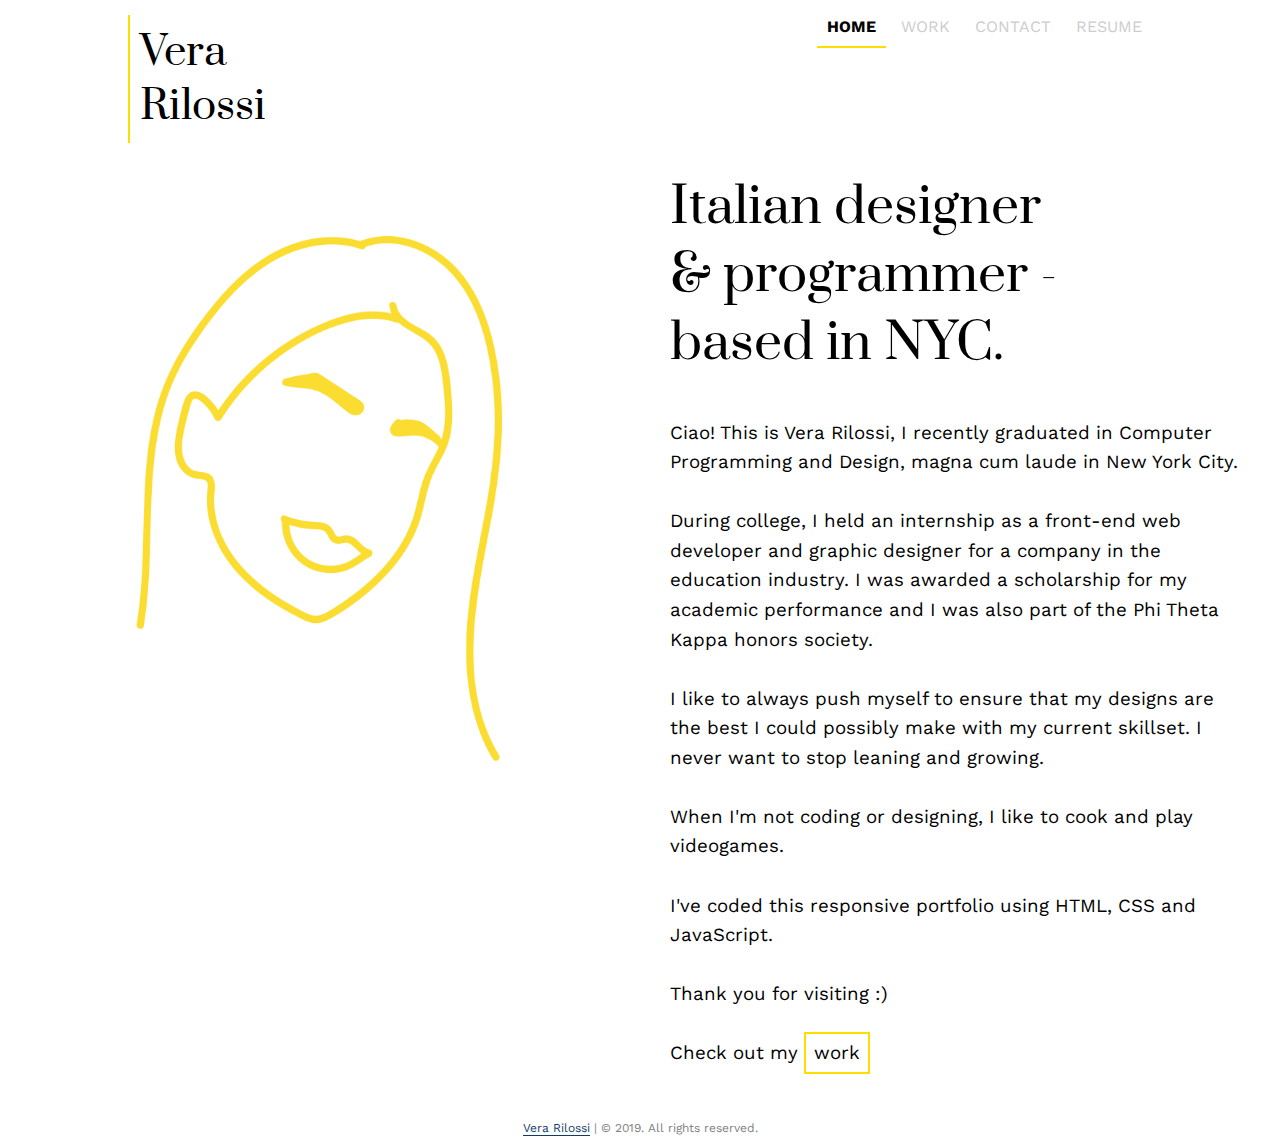
<file: index.html>
<!doctype html>
<html>
	<head>
	<title>Vera Rilossi</title>
	<meta name="viewport" content="width=device-width, initial-scale=1, maximum-scale=1, user-scalable=no">
    <link rel="shortcut icon" href="assets/img/favicon.png" type="image/png">
	<link rel="stylesheet" href="assets/css/style.css">
    <link href="https://fonts.googleapis.com/css?family=Montserrat:100&display=swap" rel="stylesheet">
    <link href="https://fonts.googleapis.com/css?family=Frank+Ruhl+Libre:700|Nunito|Rubik:300&display=swap" rel="stylesheet">
    <link href="https://fonts.googleapis.com/css?family=Work+Sans&display=swap" rel="stylesheet">
    <link href="https://fonts.googleapis.com/css?family=Prata&display=swap" rel="stylesheet">
</head>

<body>
	<header>
        <h1 id="logo"><a href="index.html">Vera <br>Rilossi</a></h1>
		<div id="mobilenav"><a href="#">&plus;</a></div>
		<nav>
			<ul>
				<li><a class="active" href="index.html">home</a></li>
				<li><a href="work.html">work</a></li>
                <li><a href="contact.html">contact</a></li>
                <li><a href="https://drive.google.com/file/d/1Z7SuOLDGDR6gY9kCXsGnNqt5aKipxz7t/view?usp=sharing" target="_blank">resume</a></li>
			</ul>
		</nav>
	</header>

	<div class="container">
		<div class="row">
			<div class="col c50 hero=">
				<img class="vera" src="assets/img/vera1.gif">
			</div>
			<div class="col c50">
				<h2 class="mobile fade-in main">Italian designer<br>&amp; programmer - <br> based in NYC.</h2>
                <img class="mobile" src="assets/img/vera1.gif">
                <h3 class="fade-in"><br>Ciao! This is Vera Rilossi, I recently graduated in Computer Programming and Design, magna cum laude in New York City. <br><br> During college, I held an internship as a front-end web developer and graphic designer for a company in the education industry. I was awarded a scholarship for my academic performance and I was also part of the Phi Theta Kappa honors society. <br><br>I like to always push myself to ensure that my designs are the best I could possibly make with my current skillset. I never want to stop leaning and growing. <br><br>When I'm not coding or designing, I like to cook and play videogames. <br><br>I've coded this responsive portfolio using HTML, CSS and JavaScript.<br><br> Thank you for visiting :)<br><br>
                Check out my <a class="button" href="work.html">work</a></h3>
                
                <h3 class="fade-in m"><br>Ciao! This is Vera Rilossi, I recently graduated in Computer Programming and Design, magna cum laude in New York City. <br><br> During college, I held an internship as a front-end web developer and graphic designer for a company in the education industry. I was awarded a scholarship for my academic performance and I was also part of the Phi Theta Kappa honors society. <br><br>I like to always push myself to ensure that my designs are the best I could possibly make with my current skillset. I never want to stop leaning and growing. <br><br>When I'm not coding or designing, I like to cook and play videogames. <br><br>I've coded this responsive portfolio using HTML, CSS and JavaScript.<br><br> Thank you for visiting :)<br><br>
                Check out my <a class="button" href="work.html">work</a></h3>
                
                
			</div> 
		</div>
	</div>
    
    <footer>
        <p><a href="index.html">Vera Rilossi</a> | &copy; 2019. All rights reserved. </p>
    </footer>

	<script src="https://ajax.googleapis.com/ajax/libs/jquery/3.3.1/jquery.min.js"></script>
	<script>
		$('#mobilenav').click(function() {
			$('nav').toggle();
		});
		$(window).resize(function() {
			if (window.innerWidth > 575) {
				$('nav').show();
			};
		});
	</script>
</body>
</html>
</file>
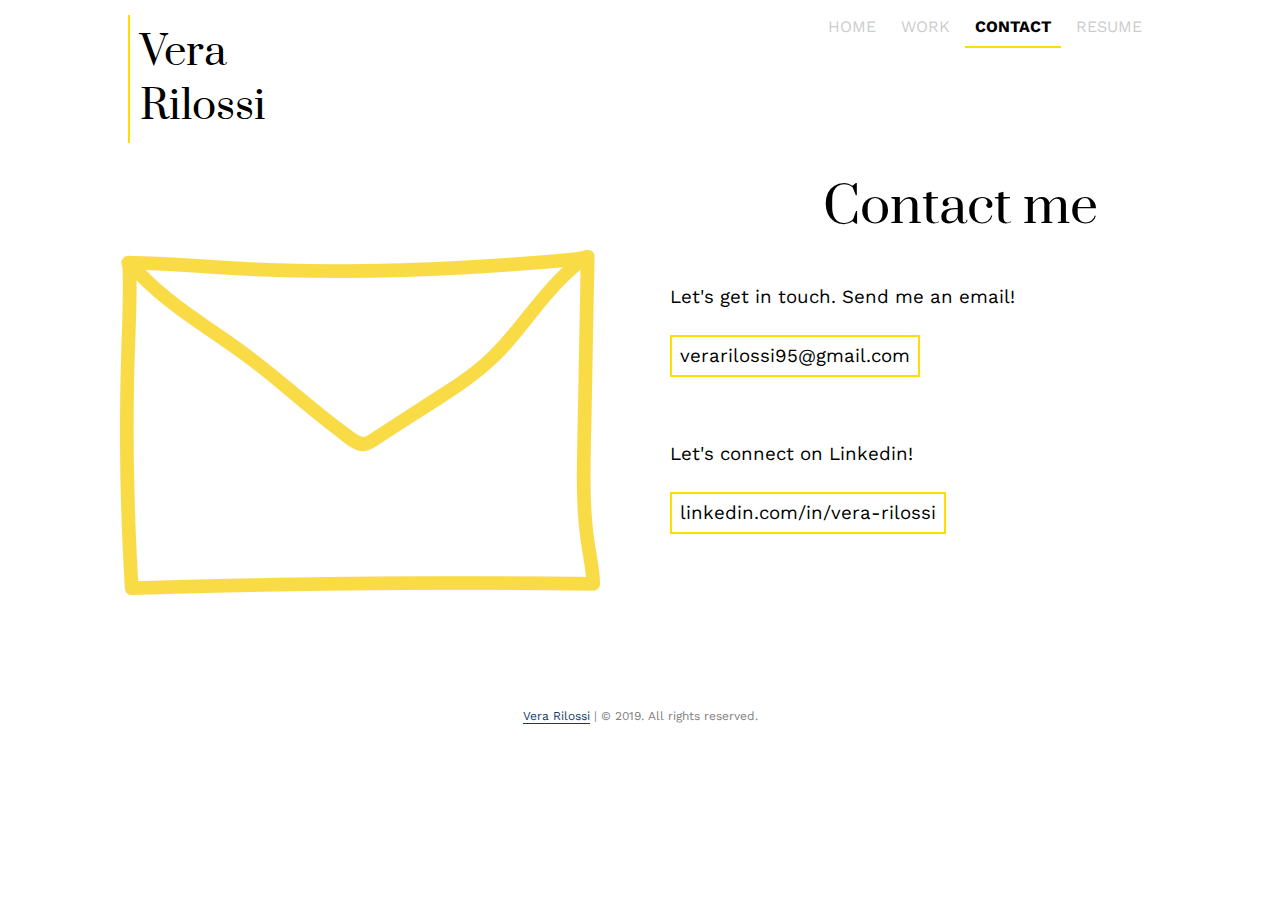
<file: contact.html>
<!doctype html>
<html>
	<head>
	<title>Vera Rilossi</title>
	<meta name="viewport" content="width=device-width, initial-scale=1, maximum-scale=1, user-scalable=no">
    <link rel="shortcut icon" href="assets/img/favicon.png" type="image/png">
	<link rel="stylesheet" href="assets/css/style.css">
    <link href="https://fonts.googleapis.com/css?family=Montserrat:100&display=swap" rel="stylesheet">
    <link href="https://fonts.googleapis.com/css?family=Frank+Ruhl+Libre:700|Nunito|Rubik:300&display=swap" rel="stylesheet">
    <link href="https://fonts.googleapis.com/css?family=Work+Sans&display=swap" rel="stylesheet">
    <link href="https://fonts.googleapis.com/css?family=Prata&display=swap" rel="stylesheet">
</head>

<body>
	<header>
        <h1 id="logo"><a href="index.html">Vera <br>Rilossi</a></h1>
		<div id="mobilenav"><a href="#">&plus;</a></div>
		<nav>
			<ul>
				<li><a  href="index.html">home</a></li>
				<li><a href="work.html">work</a></li>
                <li><a class="active" href="contact.html">contact</a></li>
                <li><a href="https://drive.google.com/file/d/1Z7SuOLDGDR6gY9kCXsGnNqt5aKipxz7t/view?usp=sharing" target="_blank">resume</a></li>
			</ul>
		</nav>
	</header>

	<div class="container">
		<div class="row">
            
			<div class="col c50 right">
				<img src="assets/img/contact.gif">
			</div>
            
			<div class="col c50">
				<h2 class="mobile fade-in">Contact me</h2>                
                <h3 class="fade-in"><br>Let's get in touch. Send me an email!<br><br><a class="button" href="mailto:verarilossi95@gmail.com">verarilossi95@gmail.com</a></h3><br>
                
                 <h3 class="fade-in"><br>Let's connect on Linkedin!<br><br><a class="button" href="https://www.linkedin.com/in/vera-rilossi/">linkedin.com/in/vera-rilossi</a></h3><br>
			</div> 
            
            	<div class="col c50 mobile">              
                <h3 class="fade-in m"><br>Let's get in touch. Send me an email!<br><br><a class="button" href="mailto:verarilossi95@gmail.com">verarilossi95@gmail.com</a></h3><br>
                
                 <h3 class="fade-in m"><br>Let's connect on Linkedin!<br><br><a class="button" href="https://www.linkedin.com/in/vera-rilossi/">linkedin.com/in/vera-rilossi</a></h3><br>
			</div> 
            
            <div class="col c50 mobile"><img src="assets/img/contact.gif"></div>
		</div>
	</div>
    
    <footer>
        <p><a href="index.html">Vera Rilossi</a> | &copy; 2019. All rights reserved. </p>
    </footer>

	<script src="https://ajax.googleapis.com/ajax/libs/jquery/3.3.1/jquery.min.js"></script>
	<script>
		$('#mobilenav').click(function() {
			$('nav').toggle();
		});
		$(window).resize(function() {
			if (window.innerWidth > 575) {
				$('nav').show();
			};
		});
	</script>
</body>
</html>
</file>
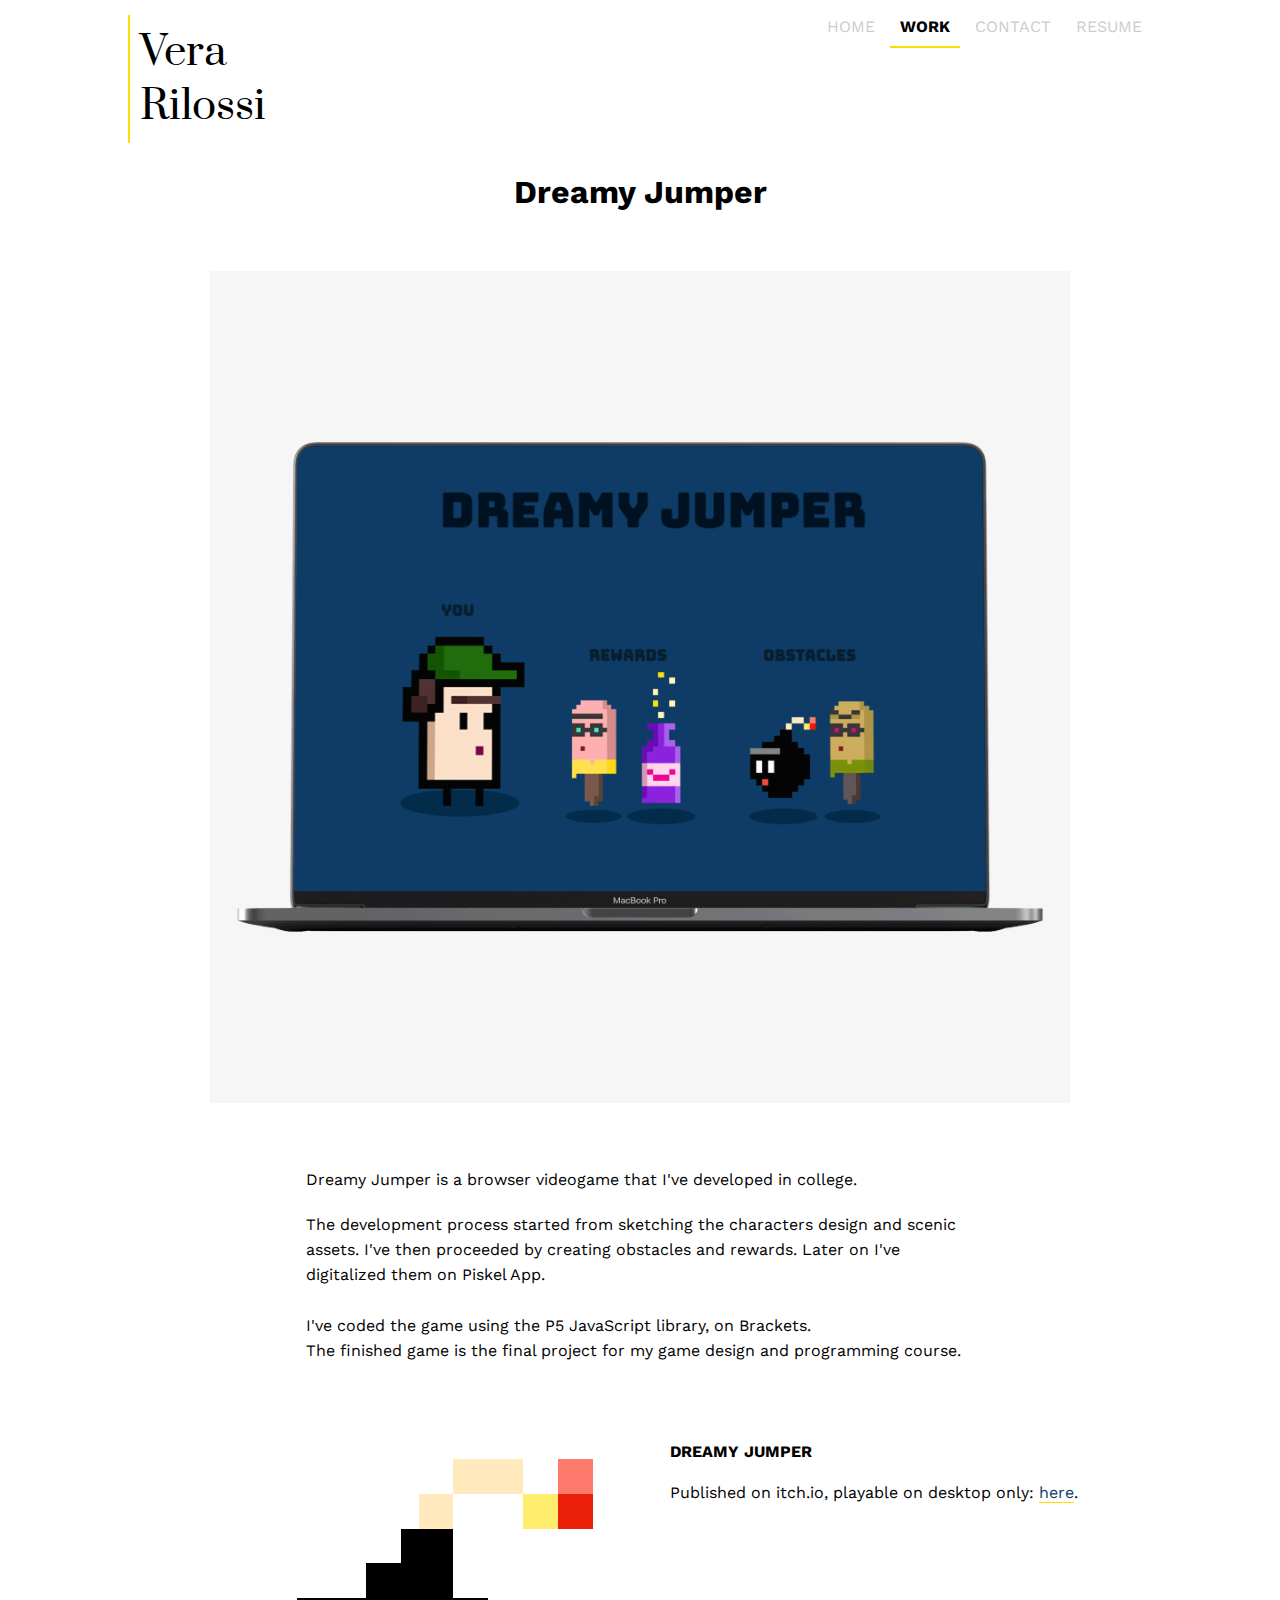
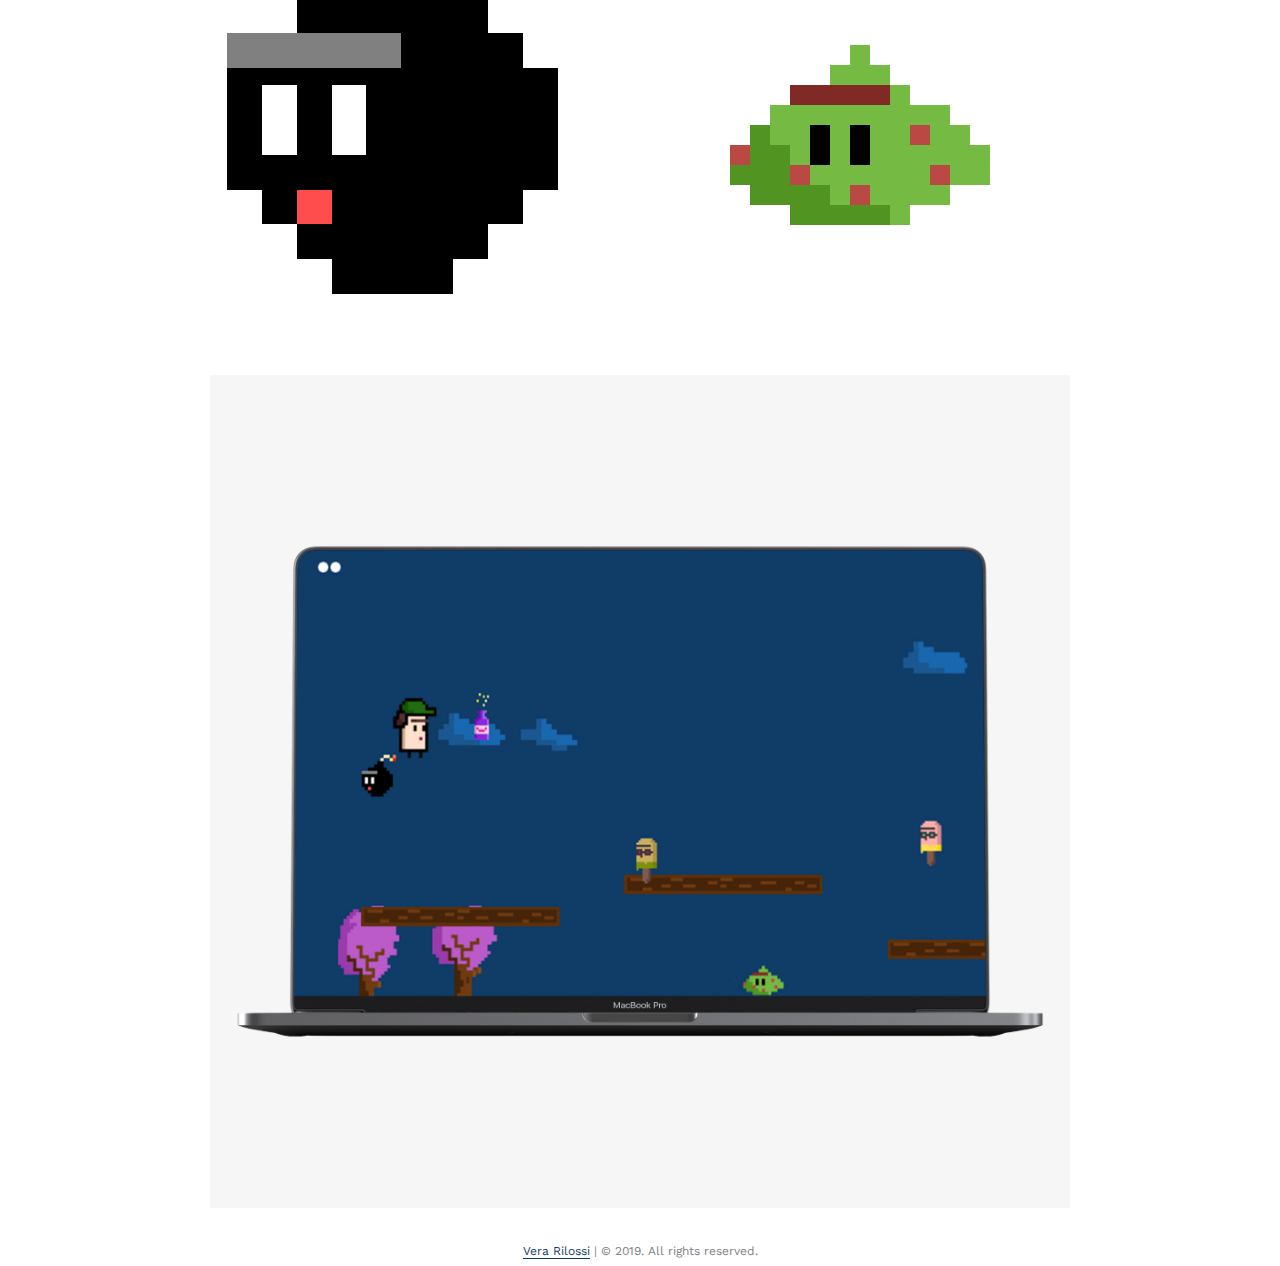
<file: dreamyjumper.html>
<!doctype html>
<html>
	<head>
	<title>Vera Rilossi</title>
	<meta name="viewport" content="width=device-width, initial-scale=1, maximum-scale=1, user-scalable=no">
	<link rel="stylesheet" href="assets/css/style.css">
    <link href="https://fonts.googleapis.com/css?family=Montserrat:100&display=swap" rel="stylesheet">
    <link href="https://fonts.googleapis.com/css?family=Frank+Ruhl+Libre:700|Nunito|Rubik:300&display=swap" rel="stylesheet">
    <link href="https://fonts.googleapis.com/css?family=Work+Sans&display=swap" rel="stylesheet">
    <link href="https://fonts.googleapis.com/css?family=Prata&display=swap" rel="stylesheet">
</head>

<body>
	<header>
		<h1 id="logo"><a href="index.html">Vera<br>Rilossi</a></h1>
		<div id="mobilenav"><a href="#">&plus;</a></div>
		<nav>
			<ul>
				<li><a href="index.html">home</a></li>
				<li><a class="active" href="work.html">work</a></li>
                <li><a href="work">contact</a></li>
                <li><a href="https://drive.google.com/file/d/1Z7SuOLDGDR6gY9kCXsGnNqt5aKipxz7t/view?usp=sharing" target="_blank">resume</a></li>
			</ul>
		</nav>
	</header>

	<div class="container">
		
            
                <!-- LIST-->
    
        <div class="row">
            <div class="colc c100">
             <h1 class="proj">Dreamy Jumper</h1>
            </div>
            <div class="col c50 mobile">
             <h1 class="proj">Dreamy Jumper</h1>
            </div>
            
            <div class="colc c100">
                <img src="assets/img/main.gif" width="860">
            </div>
            <div class="col c50 mobile">
                <img src="assets/img/main.gif" width="860">
            </div>
            
            <div class="colc c100 cent">
                <p class="proj">Dreamy Jumper is a browser videogame that I've developed in college.</p><br>
                
                <p class="proj">The development process started from sketching the characters design and scenic assets. I've then proceeded by creating obstacles and rewards. Later on I've digitalized them on Piskel App.<br><br>
                I've coded the game using the P5 JavaScript library, on Brackets. <br> The finished game is the final project for my game design and programming course.</p><br>
                
            </div>
            <div class="col c50 mobile para">
                <p class="proj">Dreamy Jumper is a browser videogame that I've developed in college.</p><br>
                
                <p class="proj">The development process started from sketching the characters design and scenic assets. I've then proceeded by creating obstacles and rewards. Later on I've digitalized them on Piskel App. <br><br>
                I've coded the game using the P5 JavaScript library, on Brackets. <br>The finished game is the final project for my game design and programming course.</p><br>
                
            </div>
            
        </div>
            
            <div class="row">
                
            <div class="col c50 right">
                <img src="assets/img/bomb1.gif">
            </div>
            <div class="col c50 mobile">
                <img src="assets/img/bush.gif">
            </div>
            
            <div class="col c50 left">
               <h4><a href="https://verarilossi.itch.io/dreamyjumper">Dreamy Jumper</a></h4><br>
                <p>Published on itch.io, playable on desktop only: <a id="here" href="https://verarilossi.itch.io/dreamyjumper">here</a>.</p><br>
                    <img src="assets/img/bush.gif">
            </div> 
            <div class="col c50 mobile para">
                <br>
                <p>Published on itch.io, playable on desktop only: <a id="here" href="https://verarilossi.itch.io/dreamyjumper">here</a>.</p><br>
                <p>Developed in JavaScript P5. <br>
                    All arts and graphics are created using Piskel.</p><br>
            </div> 
    
            </div>
            
            <div class="colc c100">
                <img src="assets/img/dreamy_jumper_R2.jpg" width="860">
            </div>
            
            <div class="col c50 mobile">
                <img src="assets/img/dreamy_jumper_R2.jpg" width="860">
            </div>

            
        </div>
        
       
        
        
    <footer>
        <p><a href="index.html">Vera Rilossi</a> | &copy; 2019. All rights reserved. </p>
    </footer>

		               
	<script src="https://ajax.googleapis.com/ajax/libs/jquery/3.3.1/jquery.min.js"></script>
	<script>
		$('#mobilenav').click(function() {
			$('nav').toggle();
		});
		$(window).resize(function() {
			if (window.innerWidth > 575) {
				$('nav').show();
			};
		});
	</script>
</body>
</html>
</file>
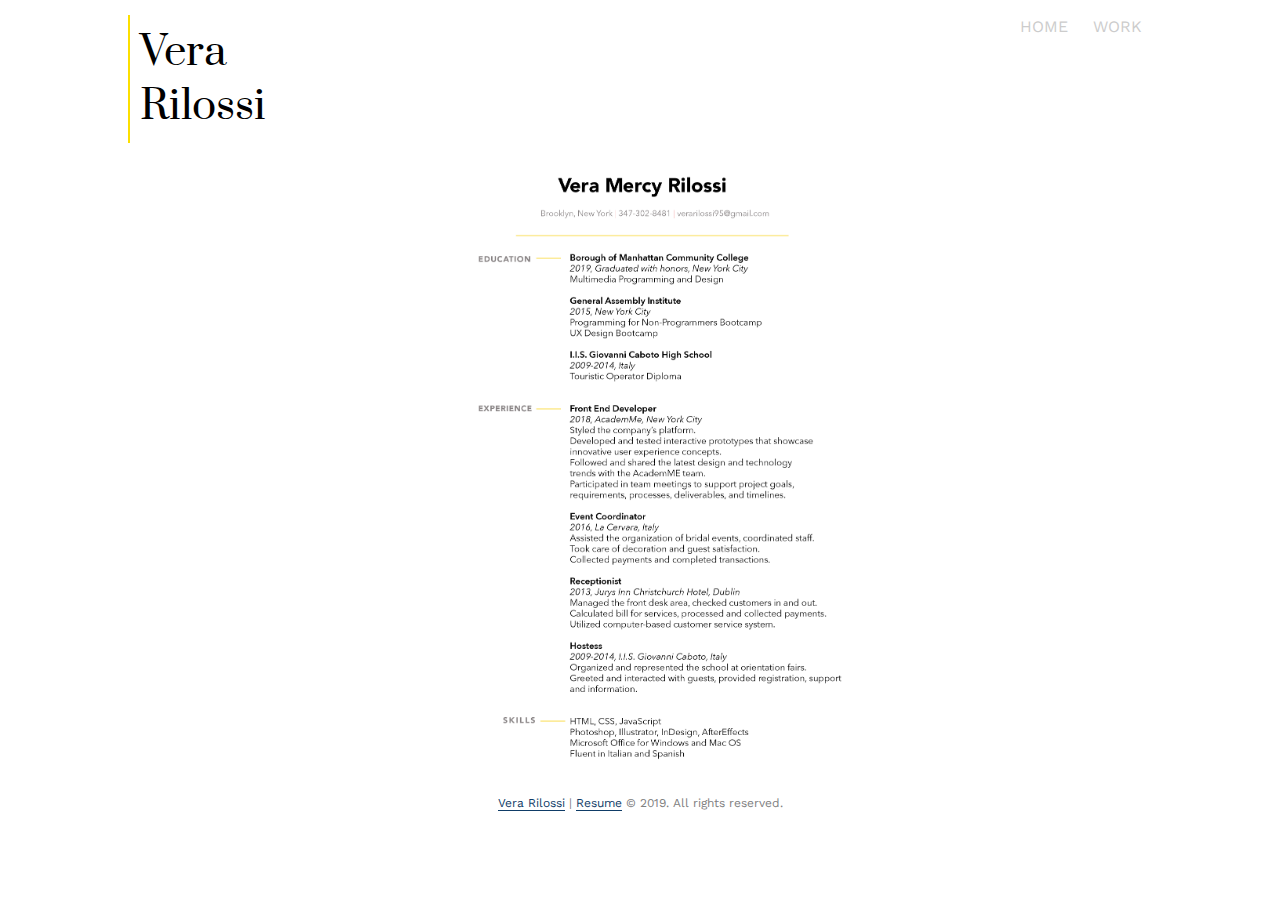
<file: resume.html>
<!doctype html>
<html>
	<head>
	<title>Vera Rilossi</title>
	<meta name="viewport" content="width=device-width, initial-scale=1, maximum-scale=1, user-scalable=no">
    <link rel="shortcut icon" href="assets/img/favicon.png" type="image/png">
	<link rel="stylesheet" href="assets/css/style.css">
    <link href="https://fonts.googleapis.com/css?family=Roboto" rel="stylesheet">
    <link href="https://fonts.googleapis.com/css?family=Frank+Ruhl+Libre:700|Nunito|Rubik:300&display=swap" rel="stylesheet">
    <link href="https://fonts.googleapis.com/css?family=Work+Sans&display=swap" rel="stylesheet">
    <link href="https://fonts.googleapis.com/css?family=Prata&display=swap" rel="stylesheet">
</head>

<body>
	<header>
        <h1 id="logo"><a href="index.html">Vera <br>Rilossi</a></h1>
		<div id="mobilenav"><a href="#">&plus;</a></div>
		<nav>
			<ul>
				<li><a href="index.html">home</a></li>
				<li><a href="work.html">work</a></li>
			</ul>
		</nav>
	</header>

	<div class="container">
        <div class="center">
		      <img id="resume" src="assets/img/Resume_2019.png">
        </div>
	</div>
    
    <footer>
        <p><a href="index.html">Vera Rilossi</a> | <a href="resume.html">Resume</a> &copy; 2019. All rights reserved. </p>
    </footer>

	<script src="https://ajax.googleapis.com/ajax/libs/jquery/3.3.1/jquery.min.js"></script>
	<script>
		$('#mobilenav').click(function() {
			$('nav').toggle();
		});
		$(window).resize(function() {
			if (window.innerWidth > 575) {
				$('nav').show();
			};
		});
	</script>
</body>
</html>
</file>
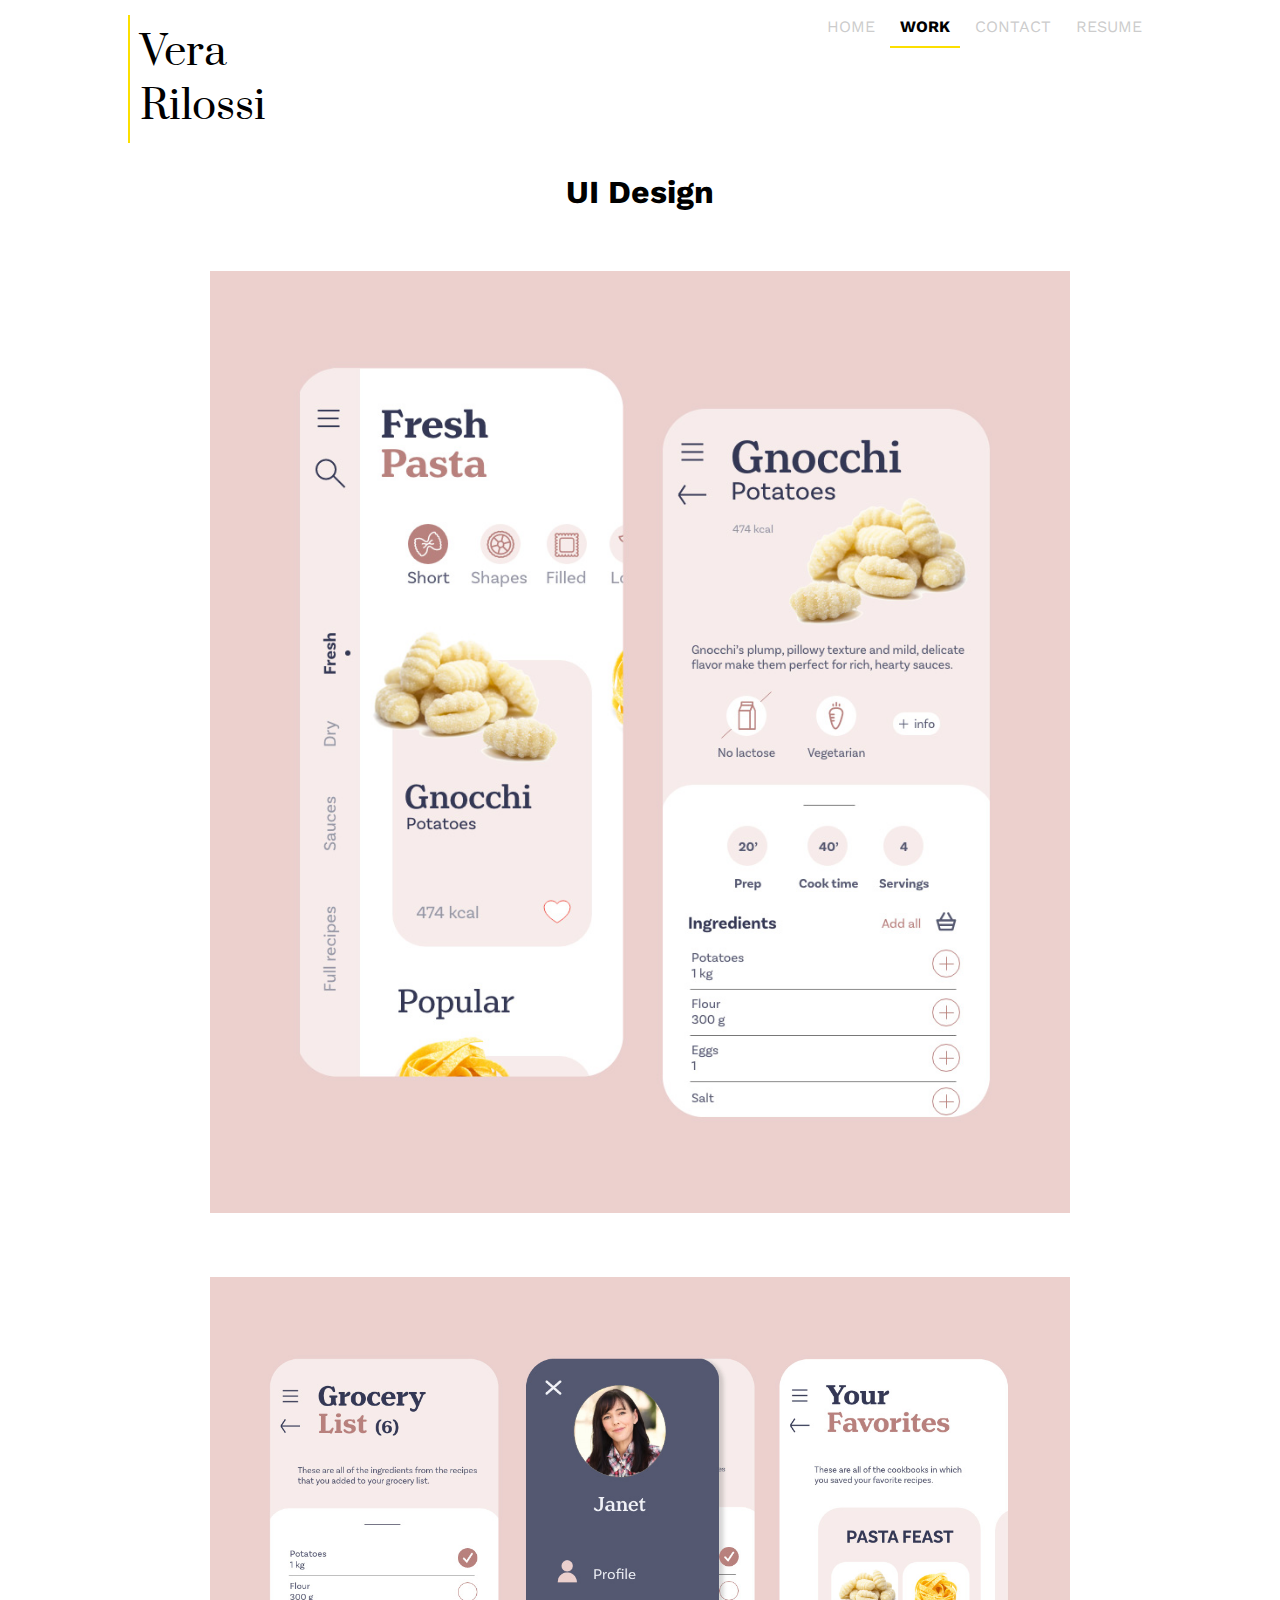
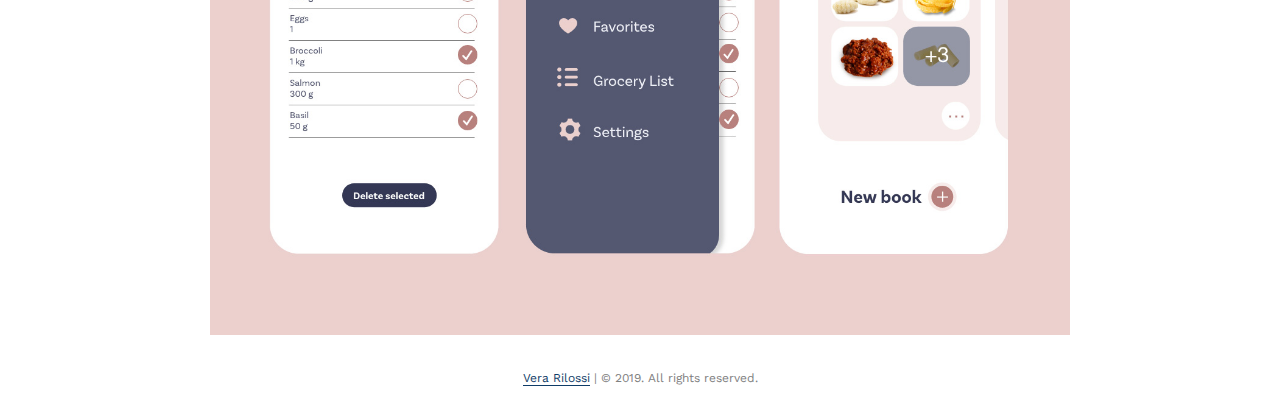
<file: ui.html>
<!doctype html>
<html>
	<head>
	<title>Vera Rilossi</title>
	<meta name="viewport" content="width=device-width, initial-scale=1, maximum-scale=1, user-scalable=no">
	<link rel="stylesheet" href="assets/css/style.css">
    <link href="https://fonts.googleapis.com/css?family=Montserrat:100&display=swap" rel="stylesheet">
    <link href="https://fonts.googleapis.com/css?family=Frank+Ruhl+Libre:700|Nunito|Rubik:300&display=swap" rel="stylesheet">
    <link href="https://fonts.googleapis.com/css?family=Work+Sans&display=swap" rel="stylesheet">
    <link href="https://fonts.googleapis.com/css?family=Prata&display=swap" rel="stylesheet">
</head>

<body>
	<header>
		<h1 id="logo"><a href="index.html">Vera<br>Rilossi</a></h1>
		<div id="mobilenav"><a href="#">&plus;</a></div>
		<nav>
			<ul>
				<li><a href="index.html">home</a></li>
				<li><a class="active" href="work.html">work</a></li>
                <li><a href="work">contact</a></li>
                <li><a href="https://drive.google.com/file/d/1Z7SuOLDGDR6gY9kCXsGnNqt5aKipxz7t/view?usp=sharing" target="_blank">resume</a></li>
			</ul>
		</nav>
	</header>

	<div class="container">
		
            
                <!-- LIST-->
    
        <div class="row">
            <div class="colc c100">
             <h1 class="proj">UI Design</h1>
            </div>
            <div class="col c50 mobile">
             <h1 class="proj">UI Design</h1>
            </div>
            
            <div class="colc c100">
                <img src="assets/img/pasta1.jpg" width="860">
            </div>
            <div class="col c50 mobile">
                  <img src="assets/img/pasta1.jpg" width="500px">
            </div>
            
              <div class="colc c100">
                <img src="assets/img/pasta2.jpg" width="860">
            </div>
            
            <div class="col c50 mobile">
                <img src="assets/img/pasta2.jpg" width="500px">
            </div>
            

            
        </div>
        
       
        
        
    <footer>
        <p><a href="index.html">Vera Rilossi</a> | &copy; 2019. All rights reserved. </p>
    </footer>

		               
	<script src="https://ajax.googleapis.com/ajax/libs/jquery/3.3.1/jquery.min.js"></script>
	<script>
		$('#mobilenav').click(function() {
			$('nav').toggle();
		});
		$(window).resize(function() {
			if (window.innerWidth > 575) {
				$('nav').show();
			};
		});
	</script>
</body>
</html>
</file>
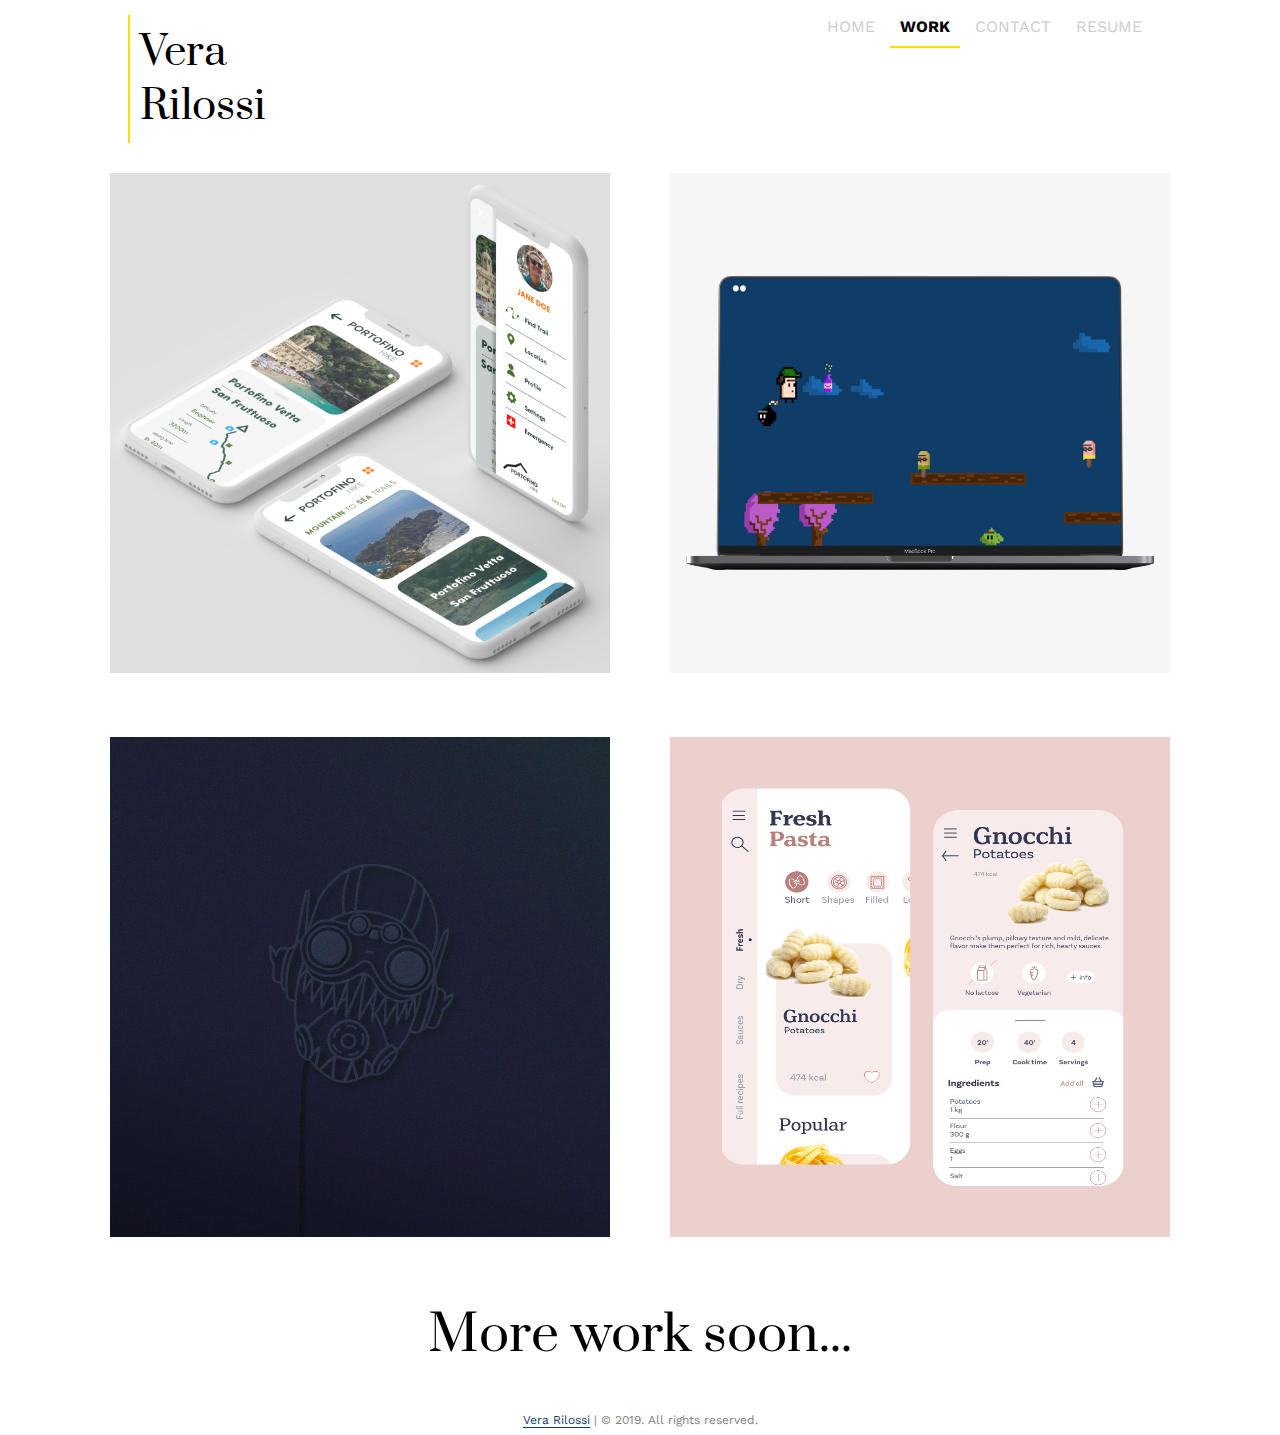
<file: work.html>
<!doctype html>
<html>
	<head>
	<title>Vera Rilossi</title>
	<meta name="viewport" content="width=device-width, initial-scale=1, maximum-scale=1, user-scalable=no">
	<link rel="stylesheet" href="assets/css/style.css">
    <link href="https://fonts.googleapis.com/css?family=Montserrat:100&display=swap" rel="stylesheet">
    <link href="https://fonts.googleapis.com/css?family=Frank+Ruhl+Libre:700|Nunito|Rubik:300&display=swap" rel="stylesheet">
    <link href="https://fonts.googleapis.com/css?family=Work+Sans&display=swap" rel="stylesheet">
    <link href="https://fonts.googleapis.com/css?family=Prata&display=swap" rel="stylesheet">
</head>

<body>
	<header>
		<h1 id="logo"><a href="index.html">Vera<br>Rilossi</a></h1>
		<div id="mobilenav"><a href="#">&plus;</a></div>
		<nav>
			<ul>
				<li><a href="index.html">home</a></li>
				<li><a class="active" href="work.html">work</a></li>
                <li><a href="contact.html">contact</a></li>
                <li><a href="https://drive.google.com/file/d/1Z7SuOLDGDR6gY9kCXsGnNqt5aKipxz7t/view?usp=sharing" target="_blank">resume</a></li>
			</ul>
		</nav>
	</header>

	<div class="container">
		
            
                <!-- WORK LIST-->
        
        <div class="row">
            
            <div class="col c50 right">
               <a href="portofino.html"><img src="assets/img/Portofino_R2.jpg" width="500" height="500" onmouseover="this.src='assets/img/portofino500.jpg'" onmouseout="this.src='assets/img/Portofino_R2.jpg'"></a>
            </div>
            
            <div class="col c50 mobile">
                <a href="portofino.html"><img src="assets/img/Portofino_R2.jpg" width="500px"></a>
            </div>
            
                  <div class="col c50 left">
                <a href="dreamyjumper.html"><img src="assets/img/dreamy_jumper_R2.jpg" width="500" height="500" onmouseover="this.src='assets/img/dreamy500.jpg'" onmouseout="this.src='assets/img/dreamy_jumper_R2.jpg'"></a>
            </div>
             
              <div class="col c50 mobile">
                  <a href="dreamyjumper.html"><img src="assets/img/dreamy_jumper_R2.jpg" width="500px"></a>
            </div>
    
        </div>
        
        
        <div class="row">
            
            <div class="col c50 right">
                   <a href="illustrations.html"><img src="assets/img/octane500.gif" onmouseover="this.src='assets/img/illustrations500.jpg'" onmouseout="this.src='assets/img/octane500.gif'"></a>
            </div>
             <div class="col c50 mobile">
                 <a href="illustrations.html"><img src="assets/img/octane500.gif" width="500" height="500"></a>
            </div>
            
            <div class="col c50 left">
               <a href="ui.html"><img src="assets/img/pasta1.jpg" onmouseover="this.src='assets/img/uidesign500.jpg'" onmouseout="this.src='assets/img/pasta1.jpg'" width="500" height="500"></a>
            </div>
            
             <div class="col c50 mobile">
                 <a href="ui.html"><img src="assets/img/pasta1.jpg" width="500" height="500"></a>
            </div>
    
        </div>
        
        <div class="colc c100">
             <h2 class="mobile fade-in">More work soon...</h2>
            </div>
        
        
        
        
    <footer>
        <p><a href="index.html">Vera Rilossi</a> | &copy; 2019. All rights reserved. </p>
    </footer>

		               
	<script src="https://ajax.googleapis.com/ajax/libs/jquery/3.3.1/jquery.min.js"></script>
	<script>
		$('#mobilenav').click(function() {
			$('nav').toggle();
		});
		$(window).resize(function() {
			if (window.innerWidth > 575) {
				$('nav').show();
			};
		});
	</script>
</body>
</html>
</file>
<file: assets/css/style.css>
*{
	font-family: 'Work Sans', sans-serif;
	box-sizing: border-box;
	margin:0;
	padding:0;
}

p{
    font-weight: normal;
    line-height: 1.58;
}

h1.hello{
    font-size: 40px;
}

h1.proj{
    font-weight: bold;
    text-align: center;
}
h2.mobile.fade-in {
    font-family: 'Prata', serif;
    font-size: 50px;
    text-align: center;
    
}

h2.mobile.fade-in.main{
    font-family: 'Prata', serif;
    font-size: 50px;
    text-align: left;
}

a#here{
    border-bottom: 1px solid #FCDF00;
}

a.button{
    padding: 8px;
    border: 2px solid #FCDF00;

}

/*-----ANIMATIONS-----*/

.hello.fade-in {
	opacity: 1;
	animation-name: fadeInOpacity;
	animation-iteration-count: 1;
	animation-timing-function: ease-in;
	animation-duration: 2s;
}


@keyframes fadeInOpacity {
	0% {
		opacity: 0;
	}
	100% {
		opacity: 1;
	}
}


.mobile.fade-in{
    opacity: 1;
	animation-name: fadeInOpacity2;
	animation-iteration-count: 1;
	animation-timing-function: ease-in;
	animation-duration: 2s;
}

@keyframes fadeInOpacity2 {
	0% {
		opacity: 0;
	}
    40%{
        opacity: 0;
    }
	100% {
		opacity: 1;
	}
}

h3.fade-in{
    opacity: 1;
	animation-name: fadeInOpacity3;
	animation-iteration-count: 1;
	animation-timing-function: ease-in;
	animation-duration: 2s;
    padding-bottom: 20px;
    font-weight: normal;
    line-height: 1.58;
    
}

h3.fade-in.m{
    opacity: 1;
	animation-name: fadeInOpacity3;
	animation-iteration-count: 1;
	animation-timing-function: ease-in;
	animation-duration: 2s;
    padding-bottom: 20px;
    font-weight: normal;
    line-height: 1.58;
    max-width: 500px;
    margin: 0 auto;
    display: none;
}

@keyframes fadeInOpacity3 {
	0% {
		opacity: 0;
	}
    96%{
        opacity: 0;
    }
	100% {
		opacity: 1;
	}
}

/*-----END OF ANIMATIONS-----*/


/*-----GENERAL STYLE-----*/

h2{
	font-size:50px;
	font-weight:normal;
}

h2.mobile {
    padding-bottom: 12px;
}

a{
    text-decoration: none;
    color: black;
}

a:hover{
    color: #ccc;
}

h4 a{
   text-transform: uppercase;
}

h4 a:hover{
    color: #FCDF00;
}


p a{
    color: #0f3c67;
    border-bottom: 1px solid #0f3c67;
}

p a:hover{
    color: #FCDF00;
}

p.proj {
    text-align: left;
    line-height: 1.58;
}

p.50 {
    max-width: 240px;
}

img{
	max-width: 100%;
}

img#resume{
    width: 500px;
}

img#pc{
    width: 420px;
}

img.mobile{
    display: none;
}

}


/*NAV and LOGO*/

header{
	position:relative;
}

#logo{
    margin-top: 15px;
    margin-left: 10%;
    margin-right: 15px;
	padding:10px;
	font-weight:normal;
    border-left: 2px solid #FCDF00;
}

h1#logo a{
    font-family: 'Prata', serif;
    font-size: 40px;
}

h1#mobilelogo a{
    display: none;
}

#mobilenav{
	display:none;
}

nav{
	position:absolute;
	top:17px;
	right: 0%;
    padding-right: 10%;
    margin-left: 10%;
}

nav ul{
	list-style: none;
}

nav li{
	display:inline-block;
}

li a.active {
  border-bottom: 2px solid #FCDF00;
  color: black;
  font-weight: bold; 
}

nav a{
    text-transform: uppercase;
	padding:10px;
	text-decoration: none;
	color:#ccc;
}

nav a:hover{
	color:#000;
}


/*columns*/

.container, header{
	max-width:1580px;
	margin:0 auto;
}

.row:after{
	content:'';
	display:block;
	clear:both;
}

.col{
	float:left;
	padding:30px;
}

.c50{
	width:50%;
}

div.col.c50.right {
    text-align: right;
}
div.col.c50.left {
    text-align: left;
}

div.col.c50.mobile{
    display: none;
}

.colc {
    float:none;
    padding: 30px;
}

.c100{
    width: 100%;
}

div.colc.c100 {
    text-align: center;
}

div.colc.c100.cent{
    max-width: 728px;
    margin: 0 auto;
}

.center {
    text-align: center;
}

.title {
    padding-top: 20px;
}


/*BRAND*/

.hero{
	margin: 0 auto;
}


/*-----ZOOM-----*/


@keyframes zoom{
	0%{
		transform:scale(1, 1);
	}
	100%{
		transform:scale(1.25, 1.25);
	}
}

img.zoom:hover{
	animation:0.5s zoom ease-out 1;
    transform:scale(1.25, 1.25);
}


/*MOBILE RESPONSIVE*/


@media screen and (max-width:1000px){
    
    .container{
        padding-top: 0px;
    }
    
	.col{
		float:none;
		padding:20px;
        padding-top: 10px;
        padding-bottom: 0px;
	}
    
	.c50{
		width:100%;
	}
    
    div.col.c50.right {
    display: none;
    }
    
    div.col.c50.left {
    display: none;
    }
    
    div.colc.c100{
        display: none;
    }
    
    div.col.c50.mobile{
        display: block;
        text-align: center;
    }
    
    div.col.c50.para{
        max-width: 500px;
        margin: 0 auto;
        text-align: left;
    }
    
    h1.hello{
    font-size: 40px;
    font-weight:200;
    }
    
    	
    h2{
        font-size: 28px;
    }
    
    h3{ 
        font-size: 14px;

    }
    
	nav{
		display: none;
		position:static;
	}
    
	nav li{
		display:block;
	}
    
	nav a{
		width:100%;
		display:block;
		border:none;
		color:#000;
	}
	
	#mobilenav{
		display:block;
		position:absolute;
		top:17px;
		right:10px;
	}
	
	#mobilenav a{
		text-decoration: none;
		color:#FCDF00;
		padding:10px;
		height: 200px;
        font-size: 50px;
	}
    
    img.mobile{
        display: block;
    }
    
    img.vera{
        display: none;
    }
    
    h3.fade-in{
        display: none;
    }
    
    h3.fade-in.m{
        display: block;
    }
    
    h2.mobile.fade-in.main{
    font-family: 'Prata', serif;
    font-size: 50px;
    text-align: center;
}
    
@keyframes zoom{
	0%{
		
	}
	100%{
		
	}
}

img.zoom:hover{
	animation: none;
    transform: none;
}
    
}


footer{
    padding-bottom: 5px;
	text-align: center;
}

footer p{
	font-size:12px;
    color: grey;
}
</file>
